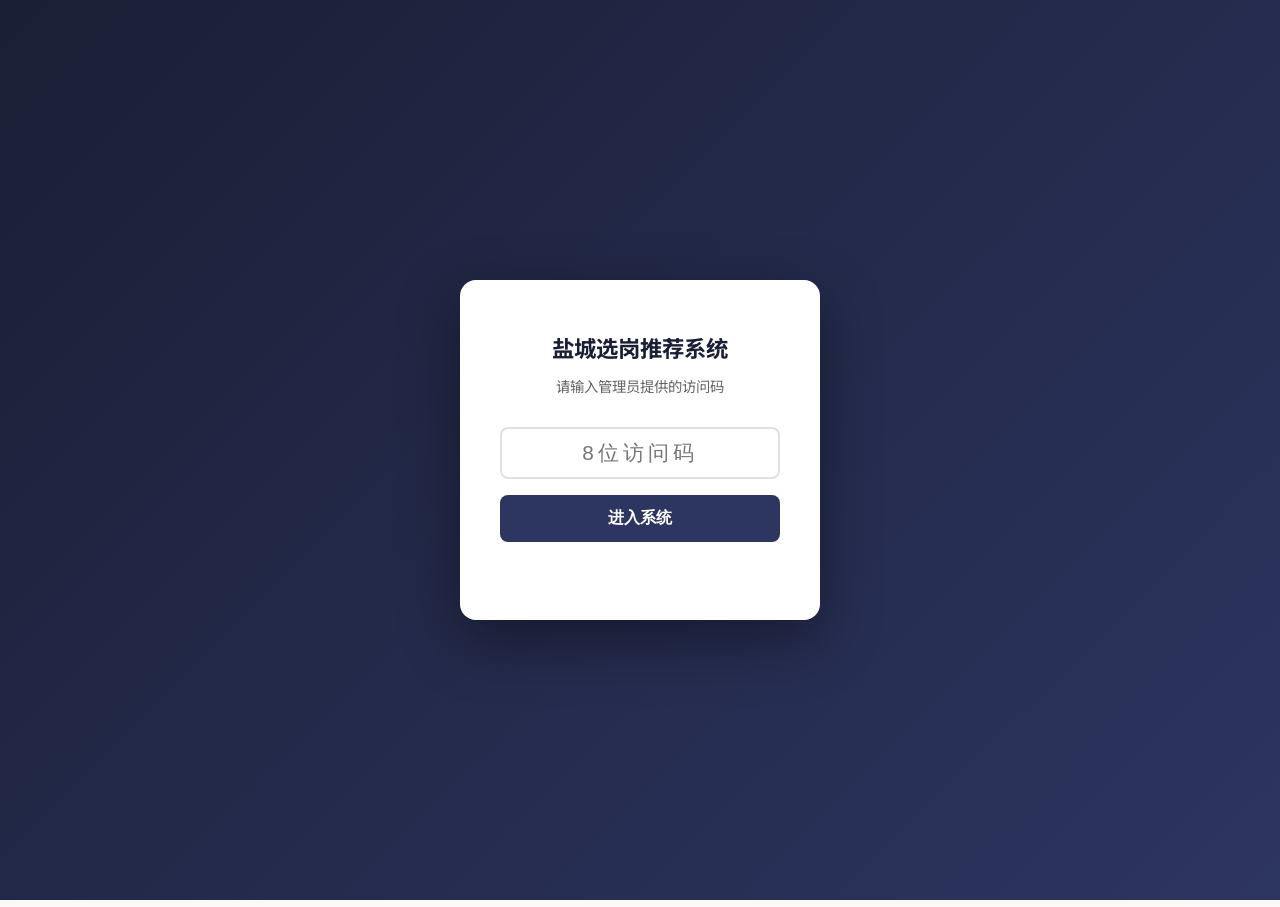
<file: docs/index.html>
<!DOCTYPE html>
<html lang="zh-CN">
<head>
<meta charset="UTF-8">
<meta name="viewport" content="width=device-width, initial-scale=1.0">
<title>盐城事业编选岗推荐系统</title>
<link href="https://fonts.googleapis.com/css2?family=Noto+Serif+SC:wght@400;600;700;900&family=Noto+Sans+SC:wght@300;400;500;600;700&display=swap" rel="stylesheet">
<link rel="stylesheet" href="style.css">
<style>
#password-gate {
  position: fixed; inset: 0; z-index: 9999;
  background: linear-gradient(135deg, #1a1f35 0%, #2d3561 100%);
  display: flex; align-items: center; justify-content: center;
}
#password-gate .gate-box {
  background: #fff; border-radius: 16px; padding: 48px 40px;
  width: 360px; max-width: 90vw; text-align: center;
  box-shadow: 0 20px 60px rgba(0,0,0,0.4);
}
#password-gate h2 { margin: 0 0 8px; font-size: 1.4rem; color: #1a1f35; }
#password-gate p  { margin: 0 0 28px; color: #666; font-size: 0.9rem; }
#password-gate input {
  width: 100%; padding: 12px 16px; font-size: 1rem;
  border: 2px solid #e0e0e0; border-radius: 8px; outline: none;
  box-sizing: border-box; margin-bottom: 16px; letter-spacing: 2px;
  transition: border-color .2s;
}
#password-gate input:focus { border-color: #2d3561; }
#password-gate button {
  width: 100%; padding: 13px; font-size: 1rem; font-weight: 600;
  background: #2d3561; color: #fff; border: none; border-radius: 8px;
  cursor: pointer; transition: background .2s;
}
#password-gate button:hover { background: #1a1f35; }
#password-gate .error {
  color: #e53935; font-size: 0.85rem; margin-top: 10px; min-height: 20px;
}
</style>
</head>
<body>

<!-- 访问密码门 -->
<div id="password-gate">
  <div class="gate-box">
    <h2>盐城选岗推荐系统</h2>
    <p>请输入管理员提供的访问码</p>
    <input type="text" id="gate-input" placeholder="8位访问码" maxlength="8"
           style="text-transform:lowercase;letter-spacing:4px;font-size:1.3rem;text-align:center;"
           onkeydown="if(event.key==='Enter') checkPassword()" />
    <button onclick="checkPassword()">进入系统</button>
    <div class="error" id="gate-error"></div>
  </div>
</div>

<div id="app">
  <!-- Loading Screen -->
  <div id="loading-screen" class="loading-screen">
    <div class="loading-inner">
      <div class="loading-spinner"></div>
      <h2>盐城事业编选岗推荐系统</h2>
      <p class="loading-text">正在加载数据...</p>
    </div>
  </div>

  <!-- Input Form -->
  <div id="form-section" class="form-section" style="display:none;">
    <div class="form-hero">
      <div class="form-hero-inner">
        <div class="hero-badge">盐城事业编 &middot; 选岗推荐</div>
        <h1>盐城事业编选岗推荐系统</h1>
        <p class="hero-desc">基于2023-2026年2364个岗位数据 + 409个单位竞争比 + 单招信息库<br>输入你的条件，一键生成个性化选岗报告</p>
      </div>
    </div>
    <div class="form-container">
      <div class="form-card">
        <div class="form-title">
          <span class="form-icon">&#128203;</span>
          <h2>填写你的基本条件</h2>
        </div>
        <p class="form-hint">带 <span class="required-star">*</span> 为必填项，其余选填（选填项有默认值）</p>

        <div class="form-grid">
          <div class="form-group">
            <label>学历 <span class="required-star">*</span></label>
            <select id="input-edu" required>
              <option value="">请选择</option>
              <option value="大专">大专</option>
              <option value="本科" selected>本科</option>
              <option value="硕士研究生">硕士研究生</option>
              <option value="博士研究生">博士研究生</option>
            </select>
          </div>
          <div class="form-group">
            <label>专业 <span class="required-star">*</span></label>
            <input type="text" id="input-major" placeholder="如：会计学、计算机科学与技术" list="major-suggestions" required>
            <datalist id="major-suggestions"></datalist>
          </div>
          <div class="form-group">
            <label>毕业年份</label>
            <select id="input-grad-year">
              <option value="2023">2023年</option>
              <option value="2024">2024年</option>
              <option value="2025">2025年</option>
              <option value="2026" selected>2026年</option>
              <option value="2020">2020年及以前</option>
            </select>
          </div>
          <div class="form-group">
            <label>意向区域</label>
            <select id="input-area">
              <option value="不限" selected>不限（全区域）</option>
              <option value="市区">市区（亭湖/盐都/经开区）</option>
              <option value="东台">东台</option>
              <option value="建湖">建湖</option>
              <option value="射阳">射阳</option>
              <option value="阜宁">阜宁</option>
              <option value="滨海">滨海</option>
              <option value="响水">响水</option>
              <option value="大丰">大丰</option>
            </select>
          </div>
          <div class="form-group">
            <label>政治面貌</label>
            <select id="input-party">
              <option value="群众" selected>群众</option>
              <option value="党员">中共党员</option>
              <option value="团员">共青团员</option>
            </select>
          </div>
          <div class="form-group">
            <label>工作经验</label>
            <select id="input-exp">
              <option value="无" selected>无（应届生）</option>
              <option value="1-2年">1-2年</option>
              <option value="3年以上">3年以上</option>
            </select>
          </div>
        </div>

        <button id="btn-generate" class="btn-generate" onclick="generateReport()">
          <span class="btn-icon">&#128640;</span> 一键生成选岗推荐报告
        </button>
        <p class="form-footer">数据来源：盐城市2023-2026年事业单位公开招聘公告 | 《江苏省2026年度考试录用公务员专业参考目录》</p>
      </div>
    </div>
  </div>

  <!-- Processing -->
  <div id="processing-section" style="display:none;">
    <div class="processing-inner">
      <div class="loading-spinner"></div>
      <h2>正在匹配岗位...</h2>
      <p id="processing-text">加载岗位数据中...</p>
    </div>
  </div>

  <!-- Report Output -->
  <div id="report-section" style="display:none;"></div>
</div>

<script>
// ── 一次性访问码验证 ──────────────────────────────
// 原理：管理员用 admin.html 生成当天 8 位码，分享给客户
// 访问码 = SHA-256(master_secret + 'YYYY-MM-DD') 前 8 位，当天有效
const SESSION_KEY = 'yc_auth';
let _secret = '';
fetch('data/password.js', {cache: 'no-store'})
  .then(r => r.text())
  .then(t => {
    const m = t.match(/ACCESS_MASTER_SECRET\s*=\s*"([^"]+)"/);
    if (m) _secret = m[1];
  });

async function sha256(str) {
  const buf = await crypto.subtle.digest('SHA-256', new TextEncoder().encode(str));
  return Array.from(new Uint8Array(buf)).map(b => b.toString(16).padStart(2,'0')).join('');
}

async function checkPassword() {
  const input = document.getElementById('gate-input').value.trim().toLowerCase();
  const err   = document.getElementById('gate-error');
  if (!input) { err.textContent = '请输入访问码'; return; }
  if (!_secret) { err.textContent = '加载中，请稍后再试'; return; }
  const today = new Date().toLocaleDateString('sv-SE'); // YYYY-MM-DD
  const todayToken = (await sha256(_secret + today)).slice(0, 8);
  if (input === todayToken) {
    sessionStorage.setItem(SESSION_KEY, '1');
    document.getElementById('password-gate').style.display = 'none';
  } else {
    err.textContent = '访问码无效或已过期，请联系管理员重新获取';
    document.getElementById('gate-input').value = '';
    document.getElementById('gate-input').focus();
  }
}

if (sessionStorage.getItem(SESSION_KEY) === '1') {
  document.getElementById('password-gate').style.display = 'none';
}
// ─────────────────────────────────────────────────
</script>
<script src="data/positions.js"></script>
<script src="data/competition.js"></script>
<script src="data/categories.js"></script>
<script src="data/recruitment.js"></script>
<script src="data/soe.js"></script>
<script src="data/majors_list.js"></script>
<script src="matcher.js"></script>
<script src="report.js"></script>
<script src="app.js"></script>
</body>
</html>
</file>
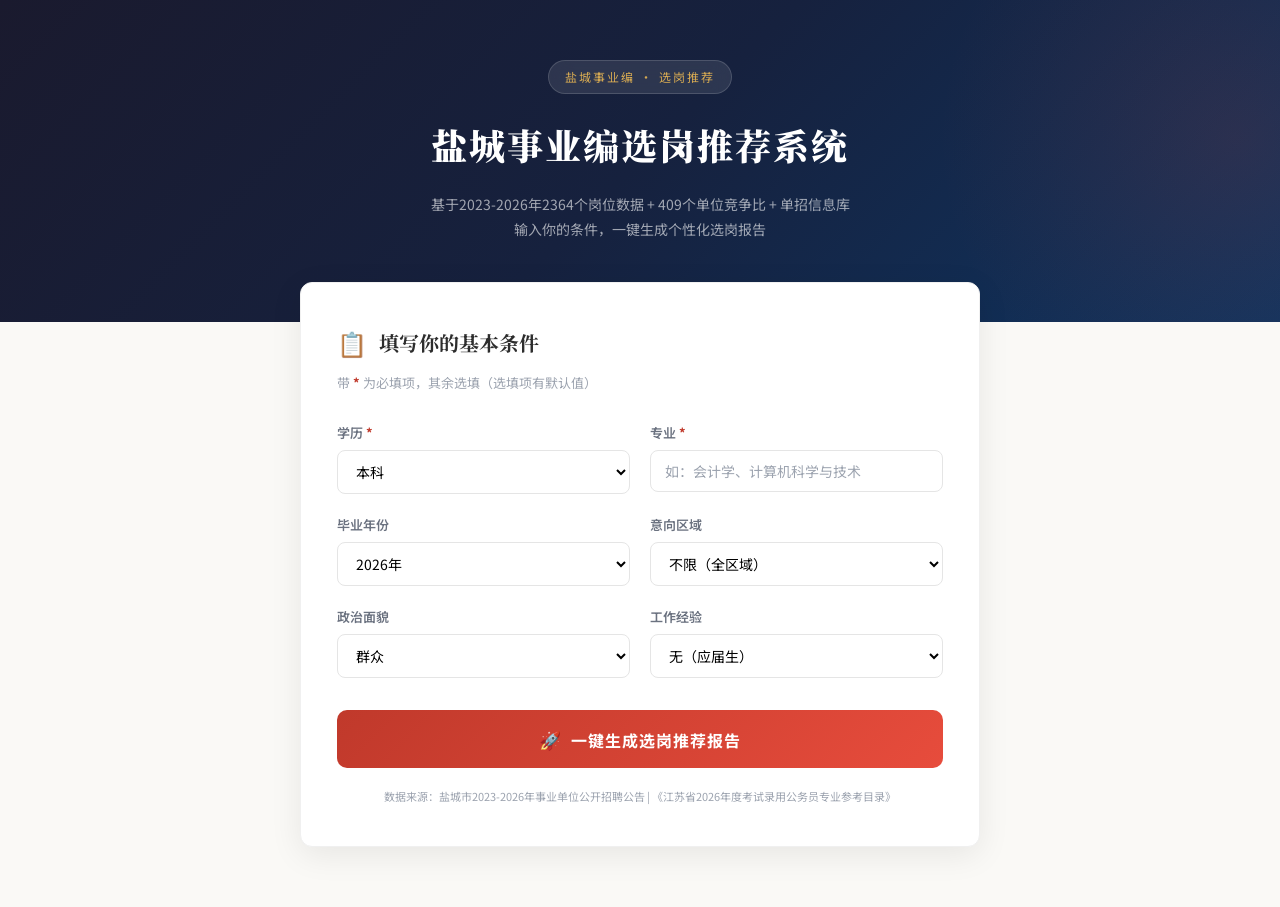
<file: webapp/index.html>
<!DOCTYPE html>
<html lang="zh-CN">
<head>
<meta charset="UTF-8">
<meta name="viewport" content="width=device-width, initial-scale=1.0">
<title>盐城事业编选岗推荐系统</title>
<link href="https://fonts.googleapis.com/css2?family=Noto+Serif+SC:wght@400;600;700;900&family=Noto+Sans+SC:wght@300;400;500;600;700&display=swap" rel="stylesheet">
<link rel="stylesheet" href="style.css">
</head>
<body>
<div id="app">
  <!-- Loading Screen -->
  <div id="loading-screen" class="loading-screen">
    <div class="loading-inner">
      <div class="loading-spinner"></div>
      <h2>盐城事业编选岗推荐系统</h2>
      <p class="loading-text">正在加载数据...</p>
    </div>
  </div>

  <!-- Input Form -->
  <div id="form-section" class="form-section" style="display:none;">
    <div class="form-hero">
      <div class="form-hero-inner">
        <div class="hero-badge">盐城事业编 &middot; 选岗推荐</div>
        <h1>盐城事业编选岗推荐系统</h1>
        <p class="hero-desc">基于2023-2026年2364个岗位数据 + 409个单位竞争比 + 单招信息库<br>输入你的条件，一键生成个性化选岗报告</p>
      </div>
    </div>
    <div class="form-container">
      <div class="form-card">
        <div class="form-title">
          <span class="form-icon">&#128203;</span>
          <h2>填写你的基本条件</h2>
        </div>
        <p class="form-hint">带 <span class="required-star">*</span> 为必填项，其余选填（选填项有默认值）</p>

        <div class="form-grid">
          <div class="form-group">
            <label>学历 <span class="required-star">*</span></label>
            <select id="input-edu" required>
              <option value="">请选择</option>
              <option value="大专">大专</option>
              <option value="本科" selected>本科</option>
              <option value="硕士研究生">硕士研究生</option>
              <option value="博士研究生">博士研究生</option>
            </select>
          </div>
          <div class="form-group">
            <label>专业 <span class="required-star">*</span></label>
            <input type="text" id="input-major" placeholder="如：会计学、计算机科学与技术" list="major-suggestions" required>
            <datalist id="major-suggestions"></datalist>
          </div>
          <div class="form-group">
            <label>毕业年份</label>
            <select id="input-grad-year">
              <option value="2023">2023年</option>
              <option value="2024">2024年</option>
              <option value="2025">2025年</option>
              <option value="2026" selected>2026年</option>
              <option value="2020">2020年及以前</option>
            </select>
          </div>
          <div class="form-group">
            <label>意向区域</label>
            <select id="input-area">
              <option value="不限" selected>不限（全区域）</option>
              <option value="市区">市区（亭湖/盐都/经开区）</option>
              <option value="东台">东台</option>
              <option value="建湖">建湖</option>
              <option value="射阳">射阳</option>
              <option value="阜宁">阜宁</option>
              <option value="滨海">滨海</option>
              <option value="响水">响水</option>
              <option value="大丰">大丰</option>
            </select>
          </div>
          <div class="form-group">
            <label>政治面貌</label>
            <select id="input-party">
              <option value="群众" selected>群众</option>
              <option value="党员">中共党员</option>
              <option value="团员">共青团员</option>
            </select>
          </div>
          <div class="form-group">
            <label>工作经验</label>
            <select id="input-exp">
              <option value="无" selected>无（应届生）</option>
              <option value="1-2年">1-2年</option>
              <option value="3年以上">3年以上</option>
            </select>
          </div>
        </div>

        <button id="btn-generate" class="btn-generate" onclick="generateReport()">
          <span class="btn-icon">&#128640;</span> 一键生成选岗推荐报告
        </button>
        <p class="form-footer">数据来源：盐城市2023-2026年事业单位公开招聘公告 | 《江苏省2026年度考试录用公务员专业参考目录》</p>
      </div>
    </div>
  </div>

  <!-- Processing -->
  <div id="processing-section" style="display:none;">
    <div class="processing-inner">
      <div class="loading-spinner"></div>
      <h2>正在匹配岗位...</h2>
      <p id="processing-text">加载岗位数据中...</p>
    </div>
  </div>

  <!-- Report Output -->
  <div id="report-section" style="display:none;"></div>
</div>

<script src="data/positions.js"></script>
<script src="data/competition.js"></script>
<script src="data/categories.js"></script>
<script src="data/recruitment.js"></script>
<script src="data/soe.js"></script>
<script src="data/majors_list.js"></script>
<script src="matcher.js"></script>
<script src="report.js"></script>
<script src="app.js"></script>
</body>
</html>
</file>
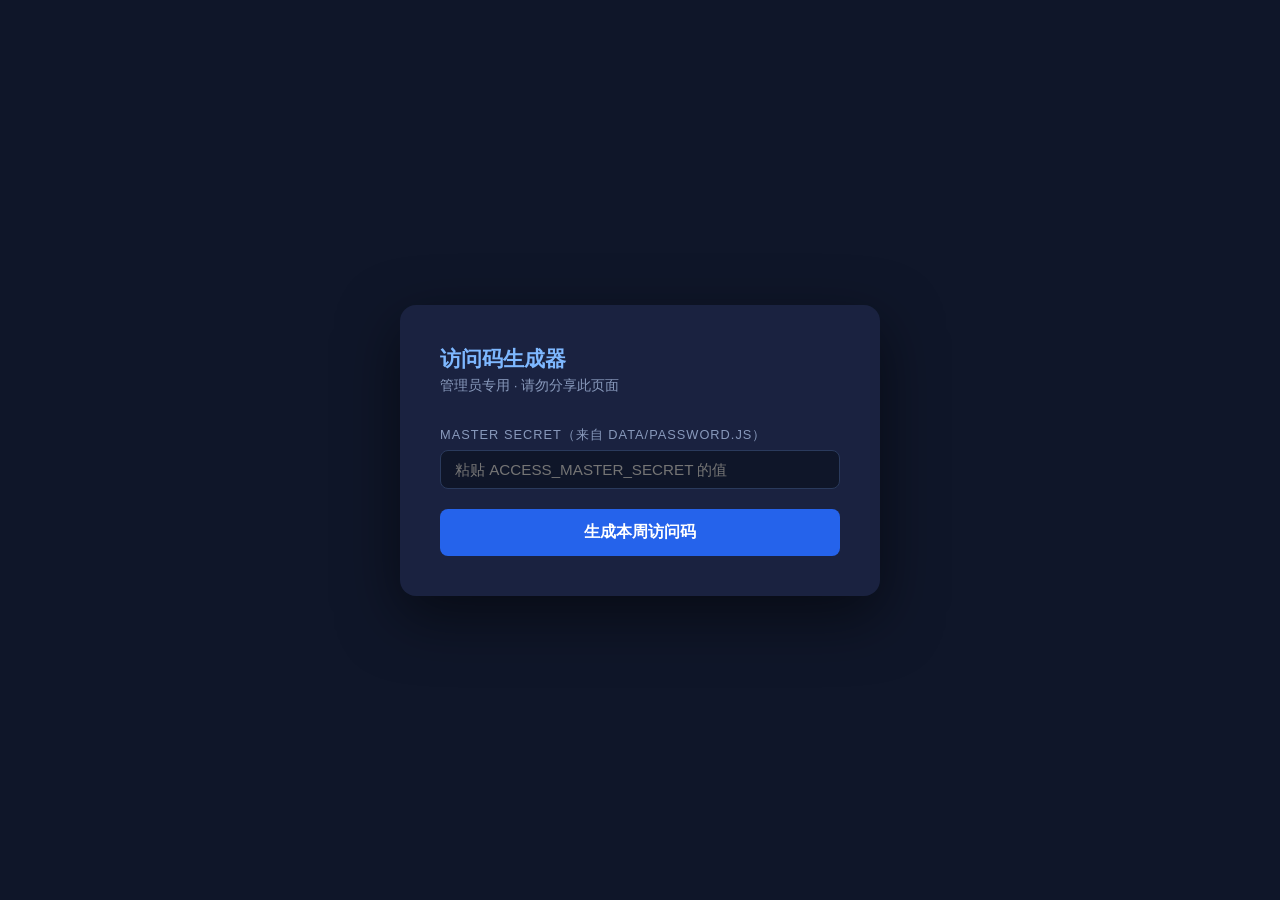
<file: docs/admin.html>
<!DOCTYPE html>
<html lang="zh-CN">
<head>
<meta charset="UTF-8">
<meta name="viewport" content="width=device-width, initial-scale=1.0">
<title>访问码生成器 - 管理员专用</title>
<style>
* { box-sizing: border-box; margin: 0; padding: 0; }
body {
  font-family: -apple-system, 'PingFang SC', sans-serif;
  background: #0f1629;
  min-height: 100vh;
  display: flex;
  align-items: center;
  justify-content: center;
  padding: 24px;
}
.card {
  background: #1a2240;
  border-radius: 16px;
  padding: 40px;
  width: 480px;
  max-width: 100%;
  color: #e0e8ff;
  box-shadow: 0 20px 60px rgba(0,0,0,0.5);
}
h1 { font-size: 1.3rem; color: #7eb8ff; margin-bottom: 4px; }
.sub { color: #8899bb; font-size: 0.85rem; margin-bottom: 32px; }

.field { margin-bottom: 20px; }
label { display: block; font-size: 0.8rem; color: #8899bb; margin-bottom: 6px; text-transform: uppercase; letter-spacing: 1px; }
input {
  width: 100%; padding: 10px 14px; background: #0f1629; border: 1px solid #2a3a5c;
  border-radius: 8px; color: #e0e8ff; font-size: 0.95rem; outline: none;
}
input:focus { border-color: #7eb8ff; }
button {
  width: 100%; padding: 13px; background: #2563eb; color: #fff;
  border: none; border-radius: 8px; font-size: 1rem; font-weight: 600;
  cursor: pointer; transition: background .2s;
}
button:hover { background: #1d4ed8; }

.tokens { margin-top: 28px; display: none; }
.tokens h2 { font-size: 0.9rem; color: #8899bb; text-transform: uppercase; letter-spacing: 1px; margin-bottom: 16px; }
.token-row {
  display: flex; align-items: center; justify-content: space-between;
  padding: 12px 16px; background: #0f1629; border-radius: 8px; margin-bottom: 8px;
  border: 1px solid #2a3a5c;
}
.token-row.today { border-color: #2563eb; background: #0d1a3a; }
.token-row.today .date-label { color: #7eb8ff; font-weight: 600; }
.date-label { color: #8899bb; font-size: 0.9rem; }
.code {
  font-family: monospace; font-size: 1.5rem; letter-spacing: 4px;
  color: #fff; background: #1a2240; padding: 4px 12px; border-radius: 6px;
  cursor: pointer; user-select: all;
}
.token-row.today .code { color: #7eb8ff; }
.copy-hint { font-size: 0.7rem; color: #8899bb; margin-top: 4px; text-align: center; }
.copied { color: #4ade80 !important; }
.note {
  margin-top: 20px; padding: 12px 16px; background: #1a2240;
  border-left: 3px solid #f59e0b; border-radius: 4px;
  font-size: 0.8rem; color: #d4af72; line-height: 1.6;
}
</style>
</head>
<body>
<div class="card">
  <h1>访问码生成器</h1>
  <p class="sub">管理员专用 · 请勿分享此页面</p>

  <div class="field">
    <label>Master Secret（来自 data/password.js）</label>
    <input type="password" id="secret" placeholder="粘贴 ACCESS_MASTER_SECRET 的值" />
  </div>
  <button onclick="generate()">生成本周访问码</button>

  <div class="tokens" id="result">
    <h2>本周访问码（点击复制）</h2>
    <div id="token-list"></div>
    <p class="copy-hint" id="copy-hint"></p>
    <div class="note">
      每个访问码仅当天有效，当天可重复使用（同一客户多次进入）。<br>
      次日自动失效，需重新生成新码发给客户。
    </div>
  </div>
</div>

<script>
async function sha256(str) {
  const buf = await crypto.subtle.digest('SHA-256', new TextEncoder().encode(str));
  return Array.from(new Uint8Array(buf)).map(b => b.toString(16).padStart(2,'0')).join('');
}

async function generate() {
  const secret = document.getElementById('secret').value.trim();
  if (!secret) { alert('请输入 Master Secret'); return; }

  const list  = document.getElementById('token-list');
  const today = new Date().toLocaleDateString('sv-SE');
  list.innerHTML = '';

  const days = ['日','一','二','三','四','五','六'];
  for (let i = 0; i < 7; i++) {
    const d    = new Date();
    d.setDate(d.getDate() + i);
    const dateStr  = d.toLocaleDateString('sv-SE');
    const weekday  = days[d.getDay()];
    const token    = (await sha256(secret + dateStr)).slice(0, 8);
    const isToday  = (dateStr === today);

    const row = document.createElement('div');
    row.className = 'token-row' + (isToday ? ' today' : '');
    row.innerHTML = `
      <span class="date-label">${dateStr} 周${weekday}${isToday ? ' 【今天】' : ''}</span>
      <span class="code" onclick="copyCode(this, '${token}')">${token}</span>
    `;
    list.appendChild(row);
  }

  document.getElementById('result').style.display = 'block';
}

function copyCode(el, code) {
  navigator.clipboard.writeText(code).then(() => {
    const hint = document.getElementById('copy-hint');
    hint.textContent = `已复制：${code}`;
    hint.className = 'copy-hint copied';
    setTimeout(() => { hint.textContent = ''; hint.className = 'copy-hint'; }, 2000);
  });
}
</script>
</body>
</html>
</file>
<file: docs/style.css>
:root {
  --bg:#faf9f6;--bg-card:#fff;--text:#2d2d2d;--text-light:#6b7280;--text-muted:#9ca3af;
  --accent:#c0392b;--accent-bg:#fdf2f0;--border:#e5e5e5;--border-light:#f0f0f0;
  --gold:#d4a853;--gold-bg:#fdf8ef;--green:#22c55e;--green-bg:#f0fdf4;
  --blue:#3b82f6;--blue-bg:#eff6ff;--orange:#f97316;--orange-bg:#fff7ed;
  --shadow-sm:0 1px 3px rgba(0,0,0,.04);--shadow-md:0 4px 16px rgba(0,0,0,.06);
  --shadow-lg:0 8px 32px rgba(0,0,0,.08);--radius:12px;
}
*,*::before,*::after{margin:0;padding:0;box-sizing:border-box}
html{scroll-behavior:smooth}
body{font-family:'Noto Sans SC',-apple-system,sans-serif;background:var(--bg);color:var(--text);line-height:1.7;font-size:15px;-webkit-font-smoothing:antialiased}

/* Loading */
.loading-screen{position:fixed;inset:0;background:linear-gradient(135deg,#1a1a2e,#16213e,#0f3460);display:flex;align-items:center;justify-content:center;z-index:9999;color:#fff}
.loading-inner{text-align:center}
.loading-inner h2{font-family:'Noto Serif SC',serif;font-size:28px;margin:24px 0 12px;letter-spacing:2px}
.loading-text{color:rgba(255,255,255,.6);font-size:14px}
.loading-spinner{width:48px;height:48px;border:3px solid rgba(255,255,255,.2);border-top-color:#d4a853;border-radius:50%;animation:spin 1s linear infinite;margin:0 auto}
@keyframes spin{to{transform:rotate(360deg)}}

/* Processing */
#processing-section{position:fixed;inset:0;background:linear-gradient(135deg,#1a1a2e,#0f3460);display:flex;align-items:center;justify-content:center;z-index:9998;color:#fff}
.processing-inner{text-align:center}
.processing-inner h2{font-family:'Noto Serif SC',serif;font-size:24px;margin:24px 0 12px}
.processing-inner p{color:rgba(255,255,255,.6);font-size:14px}

/* Form Hero */
.form-hero{background:linear-gradient(135deg,#1a1a2e 0%,#16213e 50%,#0f3460 100%);color:#fff;padding:60px 40px 80px;text-align:center;position:relative;overflow:hidden}
.form-hero::before{content:'';position:absolute;top:-50%;right:-20%;width:600px;height:600px;background:radial-gradient(circle,rgba(192,57,43,.15) 0%,transparent 70%);border-radius:50%}
.form-hero-inner{position:relative;z-index:1;max-width:700px;margin:0 auto}
.hero-badge{display:inline-block;background:rgba(255,255,255,.1);backdrop-filter:blur(10px);border:1px solid rgba(255,255,255,.15);padding:6px 16px;border-radius:20px;font-size:12px;letter-spacing:2px;margin-bottom:20px;color:#d4a853}
.form-hero h1{font-family:'Noto Serif SC',serif;font-size:36px;font-weight:900;letter-spacing:2px;margin-bottom:16px}
.hero-desc{font-size:14px;color:rgba(255,255,255,.6);line-height:1.8}

/* Form Card */
.form-container{max-width:720px;margin:-40px auto 60px;padding:0 20px;position:relative;z-index:2}
.form-card{background:var(--bg-card);border-radius:var(--radius);box-shadow:var(--shadow-lg);padding:40px 36px;border:1px solid var(--border-light)}
.form-title{display:flex;align-items:center;gap:12px;margin-bottom:8px}
.form-title h2{font-family:'Noto Serif SC',serif;font-size:20px;font-weight:700}
.form-icon{font-size:24px}
.form-hint{font-size:13px;color:var(--text-muted);margin-bottom:28px}
.required-star{color:var(--accent);font-weight:700}
.form-grid{display:grid;grid-template-columns:1fr 1fr;gap:20px;margin-bottom:32px}
.form-group{display:flex;flex-direction:column;gap:6px}
.form-group label{font-size:13px;font-weight:600;color:var(--text-light)}
.form-group select,.form-group input{padding:10px 14px;border:1px solid var(--border);border-radius:8px;font-size:14px;font-family:inherit;background:#fff;transition:border-color .2s,box-shadow .2s;outline:none}
.form-group select:focus,.form-group input:focus{border-color:var(--accent);box-shadow:0 0 0 3px rgba(192,57,43,.1)}
.form-group input::placeholder{color:var(--text-muted)}

.btn-generate{width:100%;padding:16px;background:linear-gradient(135deg,#c0392b,#e74c3c);color:#fff;border:none;border-radius:10px;font-size:16px;font-weight:700;font-family:inherit;cursor:pointer;transition:transform .2s,box-shadow .2s;letter-spacing:1px}
.btn-generate:hover{transform:translateY(-2px);box-shadow:0 6px 20px rgba(192,57,43,.3)}
.btn-generate:active{transform:translateY(0)}
.btn-generate:disabled{opacity:.6;cursor:not-allowed;transform:none}
.btn-icon{font-size:18px;margin-right:4px}
.form-footer{text-align:center;font-size:11px;color:var(--text-muted);margin-top:20px;line-height:1.6}

/* Report styles (same as generated report) */
.hero{background:linear-gradient(135deg,#1a1a2e 0%,#16213e 50%,#0f3460 100%);color:#fff;padding:60px 40px 50px;position:relative;overflow:hidden}
.hero::before{content:'';position:absolute;top:-50%;right:-20%;width:600px;height:600px;background:radial-gradient(circle,rgba(192,57,43,.15) 0%,transparent 70%);border-radius:50%}
.hero-inner{max-width:900px;margin:0 auto;position:relative;z-index:1}
.hero h1{font-family:'Noto Serif SC',serif;font-size:38px;font-weight:900;letter-spacing:2px;margin-bottom:12px}
.hero-sub{font-size:15px;color:rgba(255,255,255,.6);font-weight:300}
.container{max-width:960px;margin:0 auto;padding:0 24px}
.summary-strip{display:grid;grid-template-columns:repeat(4,1fr);gap:0;margin:-30px 24px 40px;max-width:912px;margin-left:auto;margin-right:auto;background:var(--bg-card);border-radius:var(--radius);box-shadow:var(--shadow-lg);overflow:hidden;position:relative;z-index:2}
.summary-card{padding:28px 20px;text-align:center;border-right:1px solid var(--border-light)}
.summary-card:last-child{border-right:none}
.summary-num{font-family:'Noto Serif SC',serif;font-size:36px;font-weight:900;color:var(--accent);line-height:1;margin-bottom:6px}
.summary-card:nth-child(2) .summary-num{color:var(--gold)}
.summary-card:nth-child(3) .summary-num{color:var(--blue)}
.summary-card:nth-child(4) .summary-num{color:var(--green)}
.summary-label{font-size:12px;color:var(--text-light);letter-spacing:1px}
.section{margin-bottom:48px}
.section-header{display:flex;align-items:center;gap:14px;margin-bottom:24px;padding-bottom:16px;border-bottom:2px solid var(--text)}
.section-num{font-family:'Noto Serif SC',serif;font-size:14px;font-weight:700;color:#fff;background:var(--text);width:32px;height:32px;border-radius:50%;display:flex;align-items:center;justify-content:center;flex-shrink:0}
.section-title{font-family:'Noto Serif SC',serif;font-size:22px;font-weight:700;letter-spacing:1px}
.teacher-card{background:#fffaf8;border-left:4px solid #c0392b;border-radius:0 var(--radius) var(--radius) 0;padding:18px 22px;margin:16px 0;font-size:.95em;line-height:1.85;color:var(--text);box-shadow:var(--shadow-sm)}
.teacher-card.gold{border-left-color:#d4a853;background:#fdf8ef}
.profile-grid{display:grid;grid-template-columns:1fr 1fr;gap:1px;background:var(--border-light);border-radius:var(--radius);overflow:hidden;box-shadow:var(--shadow-sm);margin-bottom:24px}
.profile-item{display:flex;background:var(--bg-card);padding:14px 20px;gap:12px}
.profile-key{font-size:13px;color:var(--text-muted);min-width:70px;flex-shrink:0}
.profile-val{font-weight:500;font-size:14px}
.profile-val strong{color:var(--accent);font-weight:700}
.tier-card{background:var(--bg-card);border-radius:var(--radius);box-shadow:var(--shadow-sm);margin-bottom:24px;overflow:hidden;border:1px solid var(--border-light)}
.tier-header{padding:18px 24px;display:flex;align-items:center;justify-content:space-between;border-bottom:1px solid var(--border-light)}
.tier-left{display:flex;align-items:center;gap:12px}
.tier-icon{font-size:22px}
.tier-name{font-family:'Noto Serif SC',serif;font-weight:700;font-size:16px}
.tier-count{padding:4px 14px;border-radius:20px;font-size:13px;font-weight:600}
.tier-a .tier-header{background:linear-gradient(135deg,#fdf2f0,#fff)}
.tier-a .tier-count{background:var(--accent-bg);color:var(--accent)}
.tier-b .tier-header{background:linear-gradient(135deg,#fdf8ef,#fff)}
.tier-b .tier-count{background:var(--gold-bg);color:#92400e}
.tier-c .tier-header{background:linear-gradient(135deg,#eff6ff,#fff)}
.tier-c .tier-count{background:var(--blue-bg);color:var(--blue)}
.tier-d .tier-header{background:linear-gradient(135deg,#f9fafb,#fff)}
.tier-d .tier-count{background:#f3f4f6;color:var(--text-light)}
.tier-desc{padding:12px 24px;font-size:13px;color:var(--text-light);background:#fcfcfc;border-bottom:1px solid var(--border-light)}
.tier-body{overflow-x:auto}
table{width:100%;border-collapse:collapse;font-size:12px}
thead th{background:#f8f8f8;font-weight:600;font-size:10px;letter-spacing:.5px;color:var(--text-light);text-transform:uppercase;padding:8px 6px;text-align:left;border-bottom:1px solid var(--border);white-space:nowrap;position:sticky;top:0}
tbody td{padding:8px 6px;border-bottom:1px solid var(--border-light);vertical-align:top}
tbody tr:hover{background:#fafafa}
tbody tr:last-child td{border-bottom:none}
.unit-cell{font-weight:500;max-width:160px}
.subtle{color:var(--text-light);font-size:12px}
.center{text-align:center}
td code{background:#f3f4f6;padding:2px 8px;border-radius:4px;font-size:11px;color:var(--text-light);font-family:'Noto Sans SC',sans-serif;white-space:nowrap}
.ratio-cell{text-align:center;font-variant-numeric:tabular-nums;white-space:nowrap;font-size:12px}
.tier-empty{padding:24px;text-align:center;color:var(--text-muted);font-style:italic}
.chart-card{background:var(--bg-card);border-radius:var(--radius);padding:28px;box-shadow:var(--shadow-sm);border:1px solid var(--border-light);margin-bottom:24px}
.bar-row{display:flex;align-items:center;gap:16px;margin-bottom:14px}
.bar-label{width:100px;font-size:13px;font-weight:600;flex-shrink:0;text-align:right}
.bar-track{flex:1;height:28px;background:#f3f4f6;border-radius:6px;overflow:hidden}
.bar-fill{height:100%;border-radius:6px;display:flex;align-items:center;padding-left:8px;font-size:12px;color:#fff;font-weight:600;min-width:24px;transition:width .8s ease}
.bar-value{width:60px;font-size:14px;font-weight:700;flex-shrink:0}
.strategy-list{display:flex;flex-direction:column;gap:16px}
.strategy-item{background:var(--bg-card);border-radius:var(--radius);padding:24px;border:1px solid var(--border-light);box-shadow:var(--shadow-sm);display:flex;gap:18px;transition:transform .2s,box-shadow .2s}
.strategy-item:hover{transform:translateY(-2px);box-shadow:var(--shadow-md)}
.strategy-badge{width:44px;height:44px;border-radius:12px;display:flex;align-items:center;justify-content:center;font-size:20px;flex-shrink:0}
.strategy-content h4{font-family:'Noto Serif SC',serif;font-size:15px;margin-bottom:6px}
.strategy-content p{font-size:14px;color:var(--text-light);line-height:1.7}
.notes-card{background:#fffbeb;border:1px solid #fde68a;border-radius:var(--radius);padding:24px 28px}
.notes-card h4{font-family:'Noto Serif SC',serif;font-size:15px;margin-bottom:14px;color:#92400e}
.notes-list{list-style:none;counter-reset:note}
.notes-list li{counter-increment:note;padding:8px 0;font-size:13px;color:#78350f;line-height:1.7;padding-left:28px;position:relative}
.notes-list li::before{content:counter(note);position:absolute;left:0;width:20px;height:20px;background:#fde68a;border-radius:50%;display:flex;align-items:center;justify-content:center;font-size:11px;font-weight:700;color:#92400e;top:9px;text-align:center;line-height:20px}
.footer{text-align:center;padding:40px 24px;font-size:12px;color:var(--text-muted);border-top:1px solid var(--border-light);margin-top:60px}
.footer strong{color:var(--text-light)}
.trend-up{color:#c0392b;font-weight:500}
.trend-down{color:#27ae60;font-weight:500}
.trend-flat{color:#9ca3af}
.cta{text-align:center;padding:40px;background:linear-gradient(135deg,#1a1a2e,#0f3460);border-radius:var(--radius);color:#fff;margin:40px 0}
.cta h3{font-family:'Noto Serif SC',serif;font-size:20px;margin-bottom:12px}
.cta p{color:rgba(255,255,255,.7);font-size:14px;line-height:1.8;margin-bottom:20px}
.cta-btn{display:inline-block;padding:12px 32px;background:#c0392b;color:#fff;text-decoration:none;border-radius:8px;font-weight:600;cursor:pointer;border:none;font-size:15px;font-family:inherit;transition:transform .2s}
.cta-btn:hover{transform:translateY(-2px)}
.btn-back{display:inline-block;padding:10px 24px;background:rgba(255,255,255,.15);color:#fff;text-decoration:none;border-radius:8px;font-weight:500;cursor:pointer;border:1px solid rgba(255,255,255,.2);font-size:14px;font-family:inherit;margin-right:12px;transition:background .2s}
.btn-back:hover{background:rgba(255,255,255,.25)}
.btn-download{display:inline-block;padding:10px 24px;background:rgba(255,255,255,.15);color:#fff;text-decoration:none;border-radius:8px;font-weight:500;cursor:pointer;border:1px solid rgba(255,255,255,.2);font-size:14px;font-family:inherit;margin-right:12px;transition:background .2s}
.btn-download:hover{background:rgba(255,255,255,.25)}

@media(max-width:640px){
  .form-hero{padding:40px 20px 60px}
  .form-hero h1{font-size:26px}
  .form-grid{grid-template-columns:1fr}
  .form-card{padding:28px 20px}
  .hero{padding:40px 20px 36px}
  .hero h1{font-size:26px}
  .summary-strip{grid-template-columns:repeat(2,1fr);margin:-20px 16px 30px}
  .profile-grid{grid-template-columns:1fr}
  .strategy-item{flex-direction:column;gap:12px}
}
</file>
<file: webapp/style.css>
:root {
  --bg:#faf9f6;--bg-card:#fff;--text:#2d2d2d;--text-light:#6b7280;--text-muted:#9ca3af;
  --accent:#c0392b;--accent-bg:#fdf2f0;--border:#e5e5e5;--border-light:#f0f0f0;
  --gold:#d4a853;--gold-bg:#fdf8ef;--green:#22c55e;--green-bg:#f0fdf4;
  --blue:#3b82f6;--blue-bg:#eff6ff;--orange:#f97316;--orange-bg:#fff7ed;
  --shadow-sm:0 1px 3px rgba(0,0,0,.04);--shadow-md:0 4px 16px rgba(0,0,0,.06);
  --shadow-lg:0 8px 32px rgba(0,0,0,.08);--radius:12px;
}
*,*::before,*::after{margin:0;padding:0;box-sizing:border-box}
html{scroll-behavior:smooth}
body{font-family:'Noto Sans SC',-apple-system,sans-serif;background:var(--bg);color:var(--text);line-height:1.7;font-size:15px;-webkit-font-smoothing:antialiased}

/* Loading */
.loading-screen{position:fixed;inset:0;background:linear-gradient(135deg,#1a1a2e,#16213e,#0f3460);display:flex;align-items:center;justify-content:center;z-index:9999;color:#fff}
.loading-inner{text-align:center}
.loading-inner h2{font-family:'Noto Serif SC',serif;font-size:28px;margin:24px 0 12px;letter-spacing:2px}
.loading-text{color:rgba(255,255,255,.6);font-size:14px}
.loading-spinner{width:48px;height:48px;border:3px solid rgba(255,255,255,.2);border-top-color:#d4a853;border-radius:50%;animation:spin 1s linear infinite;margin:0 auto}
@keyframes spin{to{transform:rotate(360deg)}}

/* Processing */
#processing-section{position:fixed;inset:0;background:linear-gradient(135deg,#1a1a2e,#0f3460);display:flex;align-items:center;justify-content:center;z-index:9998;color:#fff}
.processing-inner{text-align:center}
.processing-inner h2{font-family:'Noto Serif SC',serif;font-size:24px;margin:24px 0 12px}
.processing-inner p{color:rgba(255,255,255,.6);font-size:14px}

/* Form Hero */
.form-hero{background:linear-gradient(135deg,#1a1a2e 0%,#16213e 50%,#0f3460 100%);color:#fff;padding:60px 40px 80px;text-align:center;position:relative;overflow:hidden}
.form-hero::before{content:'';position:absolute;top:-50%;right:-20%;width:600px;height:600px;background:radial-gradient(circle,rgba(192,57,43,.15) 0%,transparent 70%);border-radius:50%}
.form-hero-inner{position:relative;z-index:1;max-width:700px;margin:0 auto}
.hero-badge{display:inline-block;background:rgba(255,255,255,.1);backdrop-filter:blur(10px);border:1px solid rgba(255,255,255,.15);padding:6px 16px;border-radius:20px;font-size:12px;letter-spacing:2px;margin-bottom:20px;color:#d4a853}
.form-hero h1{font-family:'Noto Serif SC',serif;font-size:36px;font-weight:900;letter-spacing:2px;margin-bottom:16px}
.hero-desc{font-size:14px;color:rgba(255,255,255,.6);line-height:1.8}

/* Form Card */
.form-container{max-width:720px;margin:-40px auto 60px;padding:0 20px;position:relative;z-index:2}
.form-card{background:var(--bg-card);border-radius:var(--radius);box-shadow:var(--shadow-lg);padding:40px 36px;border:1px solid var(--border-light)}
.form-title{display:flex;align-items:center;gap:12px;margin-bottom:8px}
.form-title h2{font-family:'Noto Serif SC',serif;font-size:20px;font-weight:700}
.form-icon{font-size:24px}
.form-hint{font-size:13px;color:var(--text-muted);margin-bottom:28px}
.required-star{color:var(--accent);font-weight:700}
.form-grid{display:grid;grid-template-columns:1fr 1fr;gap:20px;margin-bottom:32px}
.form-group{display:flex;flex-direction:column;gap:6px}
.form-group label{font-size:13px;font-weight:600;color:var(--text-light)}
.form-group select,.form-group input{padding:10px 14px;border:1px solid var(--border);border-radius:8px;font-size:14px;font-family:inherit;background:#fff;transition:border-color .2s,box-shadow .2s;outline:none}
.form-group select:focus,.form-group input:focus{border-color:var(--accent);box-shadow:0 0 0 3px rgba(192,57,43,.1)}
.form-group input::placeholder{color:var(--text-muted)}

.btn-generate{width:100%;padding:16px;background:linear-gradient(135deg,#c0392b,#e74c3c);color:#fff;border:none;border-radius:10px;font-size:16px;font-weight:700;font-family:inherit;cursor:pointer;transition:transform .2s,box-shadow .2s;letter-spacing:1px}
.btn-generate:hover{transform:translateY(-2px);box-shadow:0 6px 20px rgba(192,57,43,.3)}
.btn-generate:active{transform:translateY(0)}
.btn-generate:disabled{opacity:.6;cursor:not-allowed;transform:none}
.btn-icon{font-size:18px;margin-right:4px}
.form-footer{text-align:center;font-size:11px;color:var(--text-muted);margin-top:20px;line-height:1.6}

/* Report styles (same as generated report) */
.hero{background:linear-gradient(135deg,#1a1a2e 0%,#16213e 50%,#0f3460 100%);color:#fff;padding:60px 40px 50px;position:relative;overflow:hidden}
.hero::before{content:'';position:absolute;top:-50%;right:-20%;width:600px;height:600px;background:radial-gradient(circle,rgba(192,57,43,.15) 0%,transparent 70%);border-radius:50%}
.hero-inner{max-width:900px;margin:0 auto;position:relative;z-index:1}
.hero h1{font-family:'Noto Serif SC',serif;font-size:38px;font-weight:900;letter-spacing:2px;margin-bottom:12px}
.hero-sub{font-size:15px;color:rgba(255,255,255,.6);font-weight:300}
.container{max-width:960px;margin:0 auto;padding:0 24px}
.summary-strip{display:grid;grid-template-columns:repeat(4,1fr);gap:0;margin:-30px 24px 40px;max-width:912px;margin-left:auto;margin-right:auto;background:var(--bg-card);border-radius:var(--radius);box-shadow:var(--shadow-lg);overflow:hidden;position:relative;z-index:2}
.summary-card{padding:28px 20px;text-align:center;border-right:1px solid var(--border-light)}
.summary-card:last-child{border-right:none}
.summary-num{font-family:'Noto Serif SC',serif;font-size:36px;font-weight:900;color:var(--accent);line-height:1;margin-bottom:6px}
.summary-card:nth-child(2) .summary-num{color:var(--gold)}
.summary-card:nth-child(3) .summary-num{color:var(--blue)}
.summary-card:nth-child(4) .summary-num{color:var(--green)}
.summary-label{font-size:12px;color:var(--text-light);letter-spacing:1px}
.section{margin-bottom:48px}
.section-header{display:flex;align-items:center;gap:14px;margin-bottom:24px;padding-bottom:16px;border-bottom:2px solid var(--text)}
.section-num{font-family:'Noto Serif SC',serif;font-size:14px;font-weight:700;color:#fff;background:var(--text);width:32px;height:32px;border-radius:50%;display:flex;align-items:center;justify-content:center;flex-shrink:0}
.section-title{font-family:'Noto Serif SC',serif;font-size:22px;font-weight:700;letter-spacing:1px}
.teacher-card{background:#fffaf8;border-left:4px solid #c0392b;border-radius:0 var(--radius) var(--radius) 0;padding:18px 22px;margin:16px 0;font-size:.95em;line-height:1.85;color:var(--text);box-shadow:var(--shadow-sm)}
.teacher-card.gold{border-left-color:#d4a853;background:#fdf8ef}
.profile-grid{display:grid;grid-template-columns:1fr 1fr;gap:1px;background:var(--border-light);border-radius:var(--radius);overflow:hidden;box-shadow:var(--shadow-sm);margin-bottom:24px}
.profile-item{display:flex;background:var(--bg-card);padding:14px 20px;gap:12px}
.profile-key{font-size:13px;color:var(--text-muted);min-width:70px;flex-shrink:0}
.profile-val{font-weight:500;font-size:14px}
.profile-val strong{color:var(--accent);font-weight:700}
.tier-card{background:var(--bg-card);border-radius:var(--radius);box-shadow:var(--shadow-sm);margin-bottom:24px;overflow:hidden;border:1px solid var(--border-light)}
.tier-header{padding:18px 24px;display:flex;align-items:center;justify-content:space-between;border-bottom:1px solid var(--border-light)}
.tier-left{display:flex;align-items:center;gap:12px}
.tier-icon{font-size:22px}
.tier-name{font-family:'Noto Serif SC',serif;font-weight:700;font-size:16px}
.tier-count{padding:4px 14px;border-radius:20px;font-size:13px;font-weight:600}
.tier-a .tier-header{background:linear-gradient(135deg,#fdf2f0,#fff)}
.tier-a .tier-count{background:var(--accent-bg);color:var(--accent)}
.tier-b .tier-header{background:linear-gradient(135deg,#fdf8ef,#fff)}
.tier-b .tier-count{background:var(--gold-bg);color:#92400e}
.tier-c .tier-header{background:linear-gradient(135deg,#eff6ff,#fff)}
.tier-c .tier-count{background:var(--blue-bg);color:var(--blue)}
.tier-d .tier-header{background:linear-gradient(135deg,#f9fafb,#fff)}
.tier-d .tier-count{background:#f3f4f6;color:var(--text-light)}
.tier-desc{padding:12px 24px;font-size:13px;color:var(--text-light);background:#fcfcfc;border-bottom:1px solid var(--border-light)}
.tier-body{overflow-x:auto}
table{width:100%;border-collapse:collapse;font-size:12px}
thead th{background:#f8f8f8;font-weight:600;font-size:10px;letter-spacing:.5px;color:var(--text-light);text-transform:uppercase;padding:8px 6px;text-align:left;border-bottom:1px solid var(--border);white-space:nowrap;position:sticky;top:0}
tbody td{padding:8px 6px;border-bottom:1px solid var(--border-light);vertical-align:top}
tbody tr:hover{background:#fafafa}
tbody tr:last-child td{border-bottom:none}
.unit-cell{font-weight:500;max-width:160px}
.subtle{color:var(--text-light);font-size:12px}
.center{text-align:center}
td code{background:#f3f4f6;padding:2px 8px;border-radius:4px;font-size:11px;color:var(--text-light);font-family:'Noto Sans SC',sans-serif;white-space:nowrap}
.ratio-cell{text-align:center;font-variant-numeric:tabular-nums;white-space:nowrap;font-size:12px}
.tier-empty{padding:24px;text-align:center;color:var(--text-muted);font-style:italic}
.chart-card{background:var(--bg-card);border-radius:var(--radius);padding:28px;box-shadow:var(--shadow-sm);border:1px solid var(--border-light);margin-bottom:24px}
.bar-row{display:flex;align-items:center;gap:16px;margin-bottom:14px}
.bar-label{width:100px;font-size:13px;font-weight:600;flex-shrink:0;text-align:right}
.bar-track{flex:1;height:28px;background:#f3f4f6;border-radius:6px;overflow:hidden}
.bar-fill{height:100%;border-radius:6px;display:flex;align-items:center;padding-left:8px;font-size:12px;color:#fff;font-weight:600;min-width:24px;transition:width .8s ease}
.bar-value{width:60px;font-size:14px;font-weight:700;flex-shrink:0}
.strategy-list{display:flex;flex-direction:column;gap:16px}
.strategy-item{background:var(--bg-card);border-radius:var(--radius);padding:24px;border:1px solid var(--border-light);box-shadow:var(--shadow-sm);display:flex;gap:18px;transition:transform .2s,box-shadow .2s}
.strategy-item:hover{transform:translateY(-2px);box-shadow:var(--shadow-md)}
.strategy-badge{width:44px;height:44px;border-radius:12px;display:flex;align-items:center;justify-content:center;font-size:20px;flex-shrink:0}
.strategy-content h4{font-family:'Noto Serif SC',serif;font-size:15px;margin-bottom:6px}
.strategy-content p{font-size:14px;color:var(--text-light);line-height:1.7}
.notes-card{background:#fffbeb;border:1px solid #fde68a;border-radius:var(--radius);padding:24px 28px}
.notes-card h4{font-family:'Noto Serif SC',serif;font-size:15px;margin-bottom:14px;color:#92400e}
.notes-list{list-style:none;counter-reset:note}
.notes-list li{counter-increment:note;padding:8px 0;font-size:13px;color:#78350f;line-height:1.7;padding-left:28px;position:relative}
.notes-list li::before{content:counter(note);position:absolute;left:0;width:20px;height:20px;background:#fde68a;border-radius:50%;display:flex;align-items:center;justify-content:center;font-size:11px;font-weight:700;color:#92400e;top:9px;text-align:center;line-height:20px}
.footer{text-align:center;padding:40px 24px;font-size:12px;color:var(--text-muted);border-top:1px solid var(--border-light);margin-top:60px}
.footer strong{color:var(--text-light)}
.trend-up{color:#c0392b;font-weight:500}
.trend-down{color:#27ae60;font-weight:500}
.trend-flat{color:#9ca3af}
.cta{text-align:center;padding:40px;background:linear-gradient(135deg,#1a1a2e,#0f3460);border-radius:var(--radius);color:#fff;margin:40px 0}
.cta h3{font-family:'Noto Serif SC',serif;font-size:20px;margin-bottom:12px}
.cta p{color:rgba(255,255,255,.7);font-size:14px;line-height:1.8;margin-bottom:20px}
.cta-btn{display:inline-block;padding:12px 32px;background:#c0392b;color:#fff;text-decoration:none;border-radius:8px;font-weight:600;cursor:pointer;border:none;font-size:15px;font-family:inherit;transition:transform .2s}
.cta-btn:hover{transform:translateY(-2px)}
.btn-back{display:inline-block;padding:10px 24px;background:rgba(255,255,255,.15);color:#fff;text-decoration:none;border-radius:8px;font-weight:500;cursor:pointer;border:1px solid rgba(255,255,255,.2);font-size:14px;font-family:inherit;margin-right:12px;transition:background .2s}
.btn-back:hover{background:rgba(255,255,255,.25)}
.btn-download{display:inline-block;padding:10px 24px;background:rgba(255,255,255,.15);color:#fff;text-decoration:none;border-radius:8px;font-weight:500;cursor:pointer;border:1px solid rgba(255,255,255,.2);font-size:14px;font-family:inherit;margin-right:12px;transition:background .2s}
.btn-download:hover{background:rgba(255,255,255,.25)}

@media(max-width:640px){
  .form-hero{padding:40px 20px 60px}
  .form-hero h1{font-size:26px}
  .form-grid{grid-template-columns:1fr}
  .form-card{padding:28px 20px}
  .hero{padding:40px 20px 36px}
  .hero h1{font-size:26px}
  .summary-strip{grid-template-columns:repeat(2,1fr);margin:-20px 16px 30px}
  .profile-grid{grid-template-columns:1fr}
  .strategy-item{flex-direction:column;gap:12px}
}
</file>
